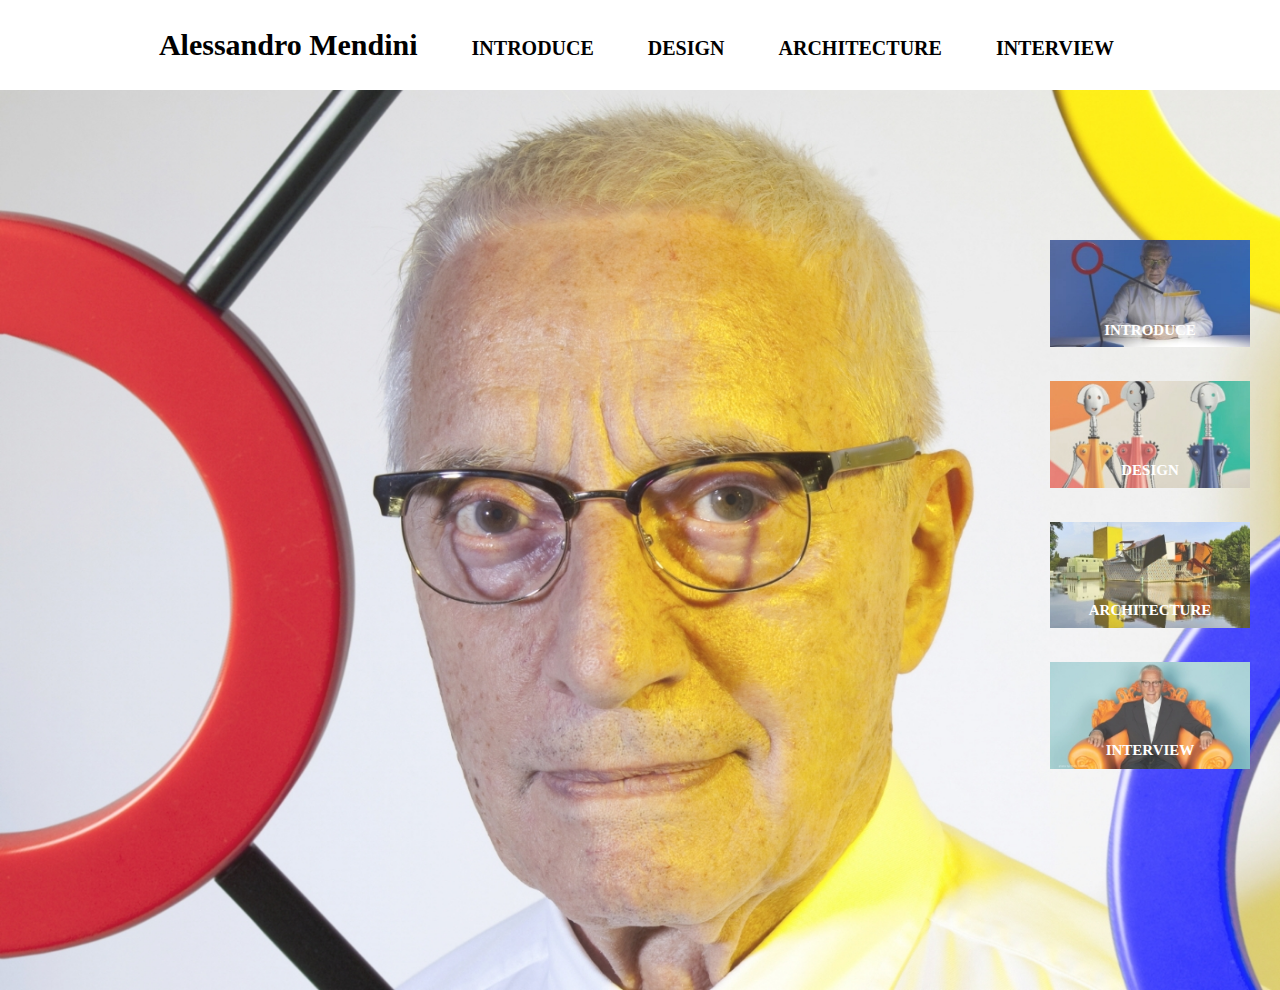
<file: index.html>
<!DOCTYPE html>
<html lang="ko">

<head>
    <meta charset="UTF-8">
    <meta name="viewport" content="width=device-width, initial-scale=1.0">
    <link rel="stylesheet" href="./index.css">
    <meta property="og:url" content="https://sejunbang.github.io/202306039/">
<meta property="og:title" content="Alessandro Mendini">
<meta property="og:type" content="website">
<meta property="og:image" content="img/og.png">
<meta property="og:description" content="Alessandro Mendini의 모든것">
<link rel="shortcut icon" href="img/favicon.ico" type="image/x-icon">
<link rel="icon" href="img/favicon.ico" type="image/x-icon">
    <title>알레산드로 멘디니</title>
</head>

<body> 
    <header>
        <nav>
            <ul>
                <a href="./index.html" class="logo">Alessandro Mendini</a>
                <a href="INTRODUCE.html">INTRODUCE</a>
                <a href="DESIGN.html">DESIGN</a>
                <a href="ARCHITECTURE.html">ARCHITECTURE</a>
                <a href="INTERVIEW.html">INTERVIEW</a>
            </ul>
        </nav>
    </header>
    <section> 
        <div class="box"> 
            <div class="card">
                <a href="./INTRODUCE.html">
                <img src="./img/img3.jpg"/>
                <a class="text1">INTRODUCE</a>
            </a>
            </div>
            <div class="card">
                <a href="./DESIGN.html">
                <img src="./img/img2.jpg"/>
                <a class="text2">DESIGN</a>
            </a>
            </div>
            <div class="card">
                <a href="./ARCHITECTURE.html">
                <img src="./img/img1.jpg"/>
                <a class="text3">ARCHITECTURE</a>
            </a>
            </div>
             <div class="card">
                <a href="./INTERVIEW.html">
                <img  src="./img/img4.jpg"/>
                <a class="text4">INTERVIEW</a>
            </a>
            </div>
    </div>
    </section>
</body>

</html>
</file>
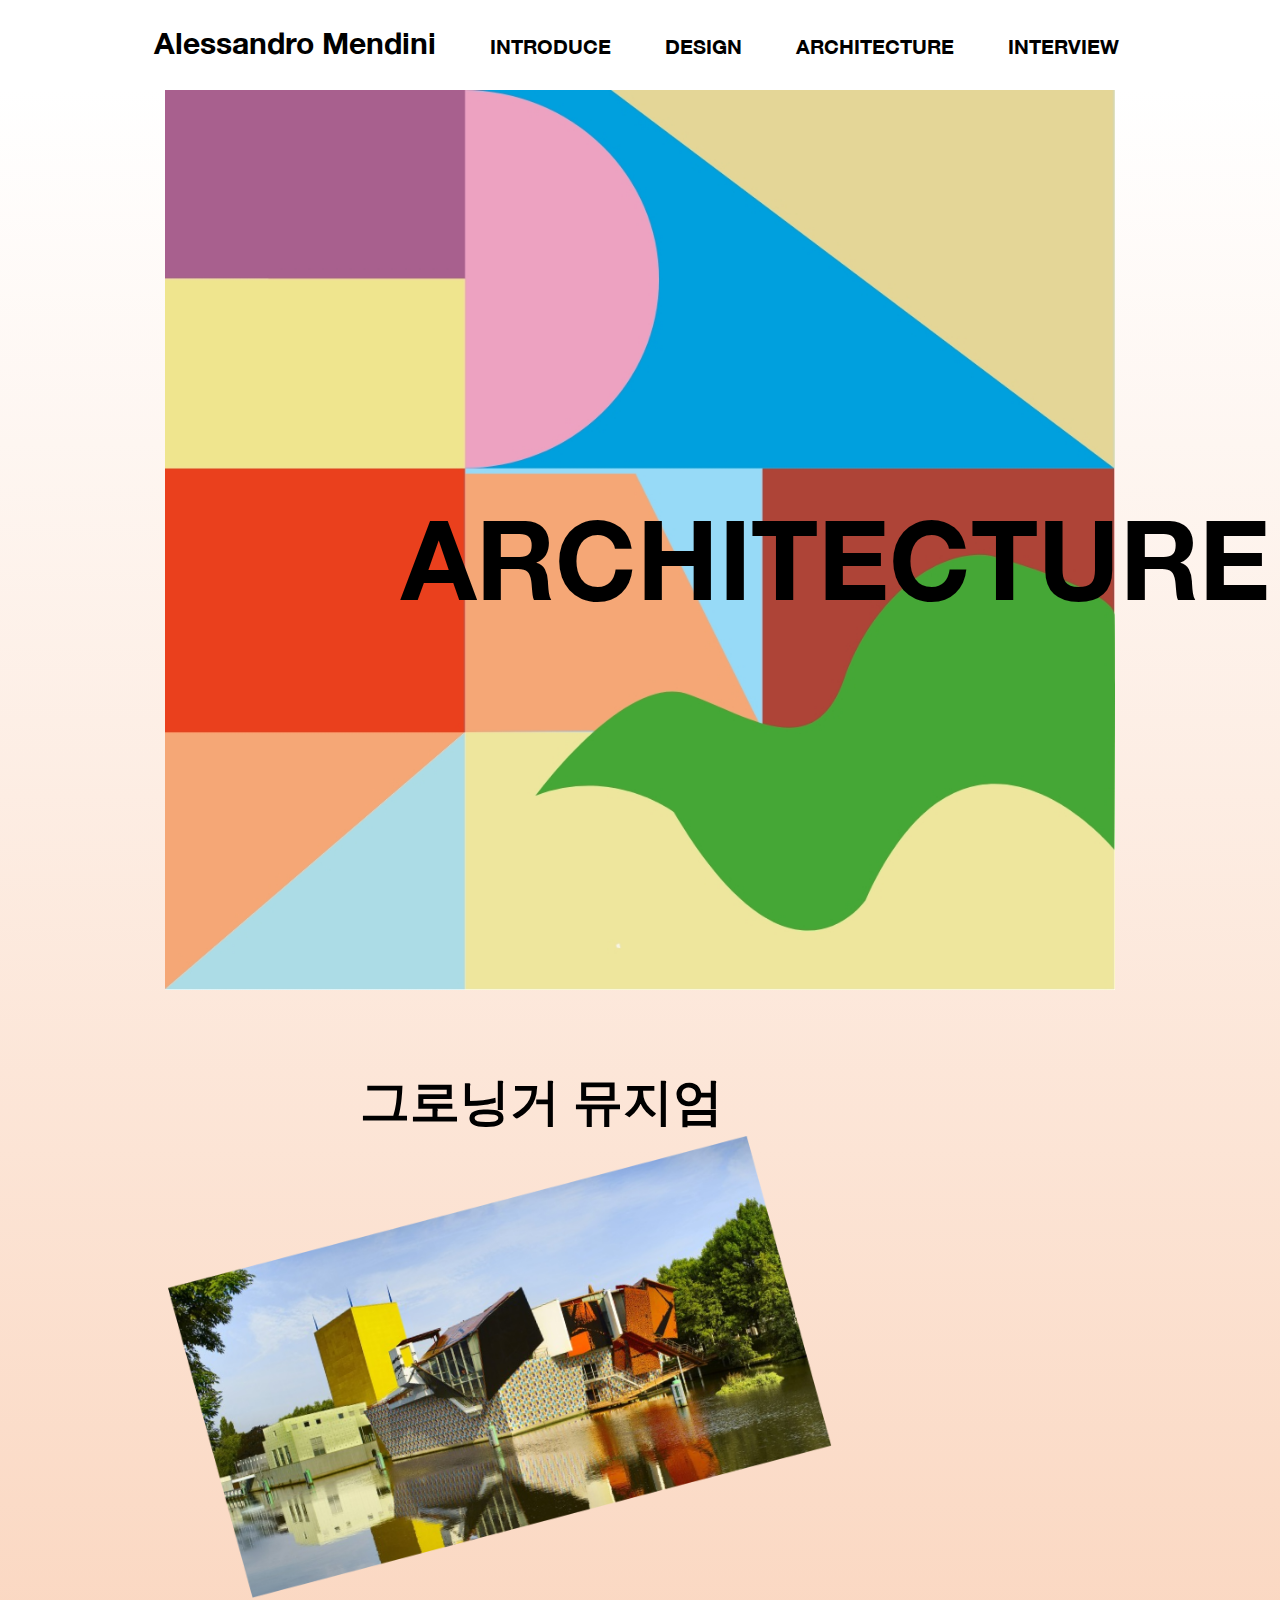
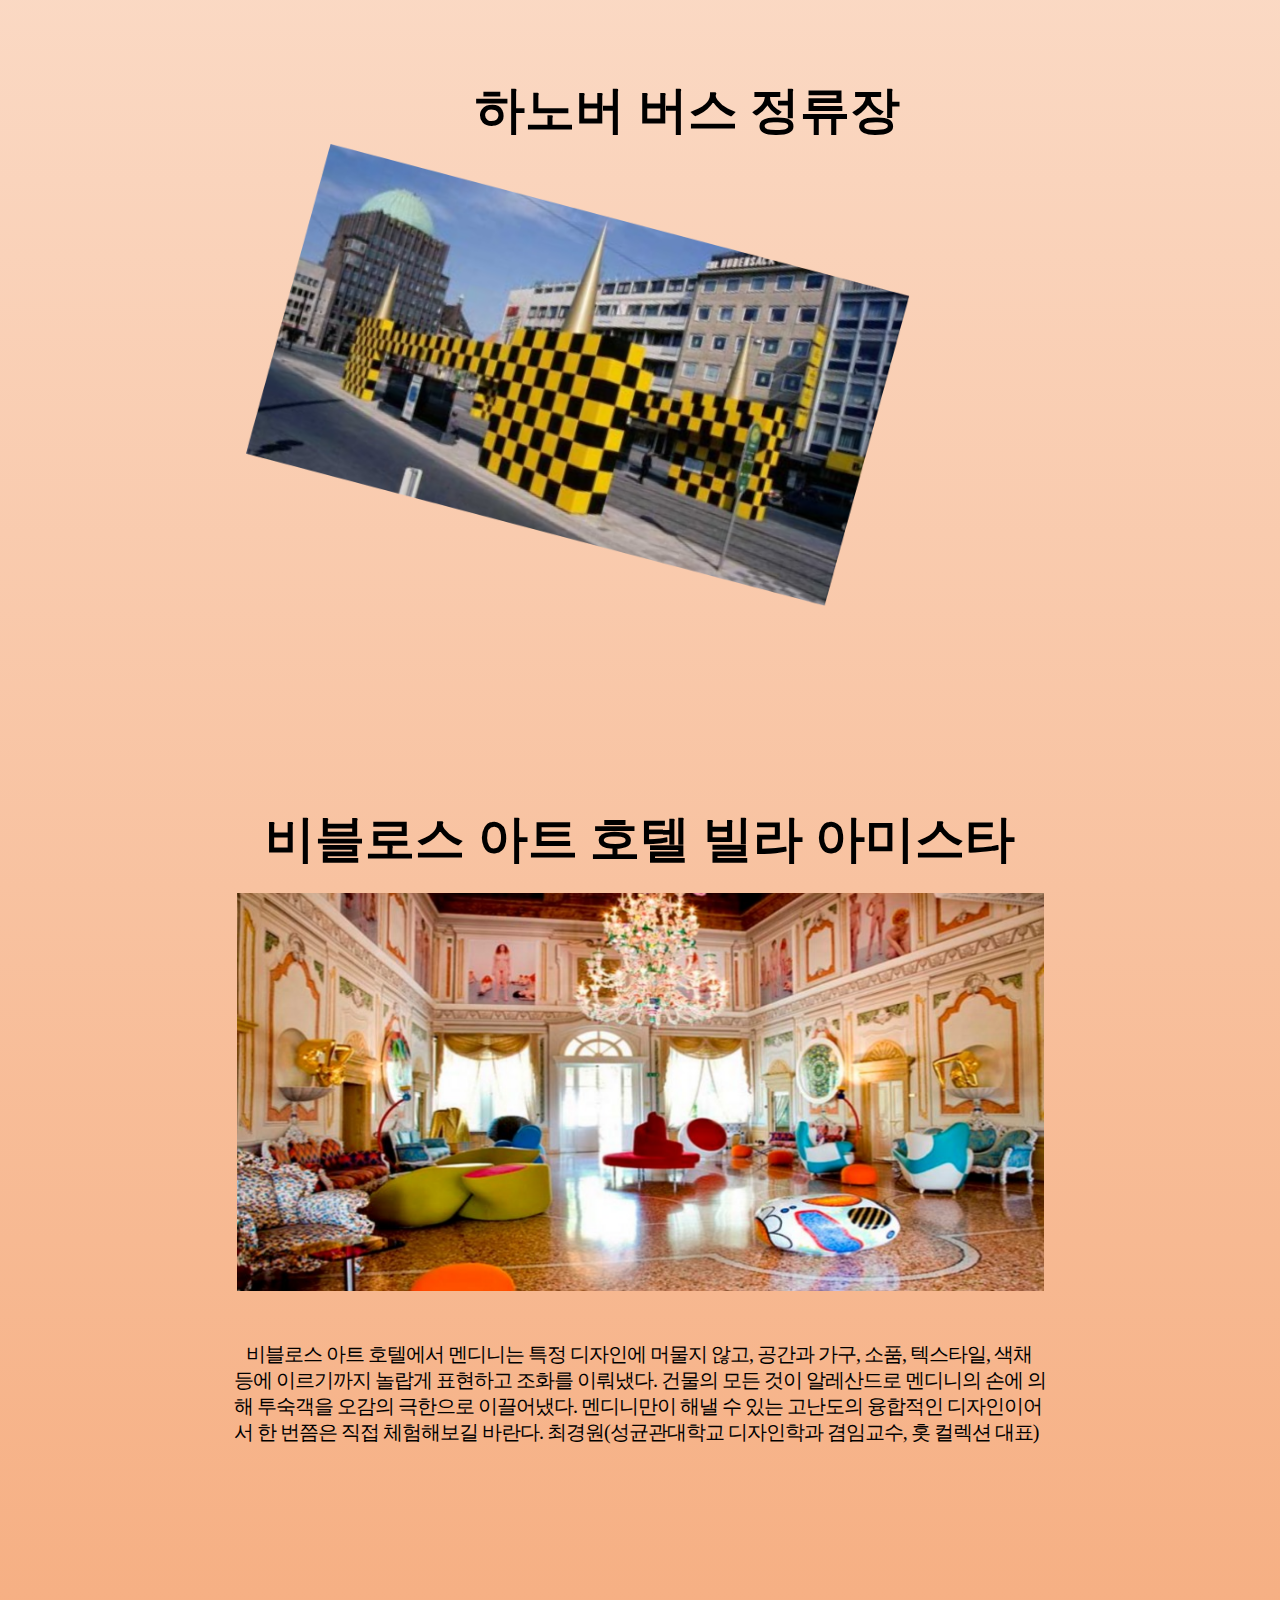
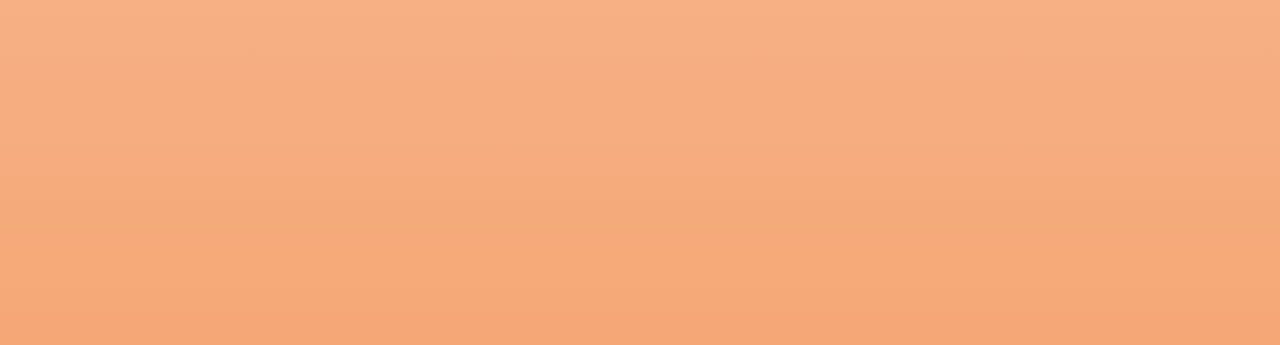
<file: ARCHITECTURE.html>
<!DOCTYPE html>
<html lang="ko">

<head>
    <meta charset="UTF-8">
    <meta name="viewport" content="width=device-width, initial-scale=1.0">
    <link rel="stylesheet" href="./architecture.css">
    <link rel="shortcut icon" href="img/favicon.ico" type="image/x-icon">
<link rel="icon" href="img/favicon.ico" type="image/x-icon">
    <title>ARCHITECTURE</title>
</head>

<body>

    <header>
        <nav>
            <ul>
                <a href="./index.html" class="logo">Alessandro Mendini</a>
                <a href="INTRODUCE.html">INTRODUCE</a>
                <a href="DESIGN.html">DESIGN</a>
                <a href="ARCHITECTURE.html">ARCHITECTURE</a>
                <a href="INTERVIEW.html">INTERVIEW</a>
            </ul>
        </nav>
    </header>

    <div class="warp">
        <div class="img1">
            <img src="./img/INTERVIEW.jpg">
            <a class="text1">ARCHITECTURE</a>
        </div>
        <div class="text2">
            <a>그로닝거 뮤지엄</a>
        </div>
        <div class="img2">
            <img src="./img/그로닝거 미술관.png">
        </div>

        <div class="text3">
            <a>하노버 버스 정류장</a>
        </div>

        <div class="img3">
            <img src="./img/하노버정류장.png">
        </div>

        <div class="text4">
            <a>비블로스 아트 호텔 빌라 아미스타</a>
        </div>

        <div class="img4">
            <img src="./img/비블로스 아트 호텔.png">
        </div>

        <div class="text5">
            <a> &nbsp;&nbsp;&nbsp;비블로스 아트 호텔에서 멘디니는 특정 디자인에 머물지 않고, 공간과 가구, 소품, 텍스타일,
                색채<br/> 등에 이르기까지 놀랍게 표현하고 조화를 이뤄냈다. 건물의 모든 것이 알레산드로
                멘디니의 손에 의<br/>해 투숙객을 오감의 극한으로 이끌어냈다. 멘디니만이 해낼 수 있는 고난도의
                융합적인 디자인이어<br/>서 한 번쯤은 직접 체험해보길 바란다. 최경원(성균관대학교 디자인학과
                겸임교수, 홋 컬렉션 대표)</a>
        </div>
    </div>
</body>

</html>
</file>
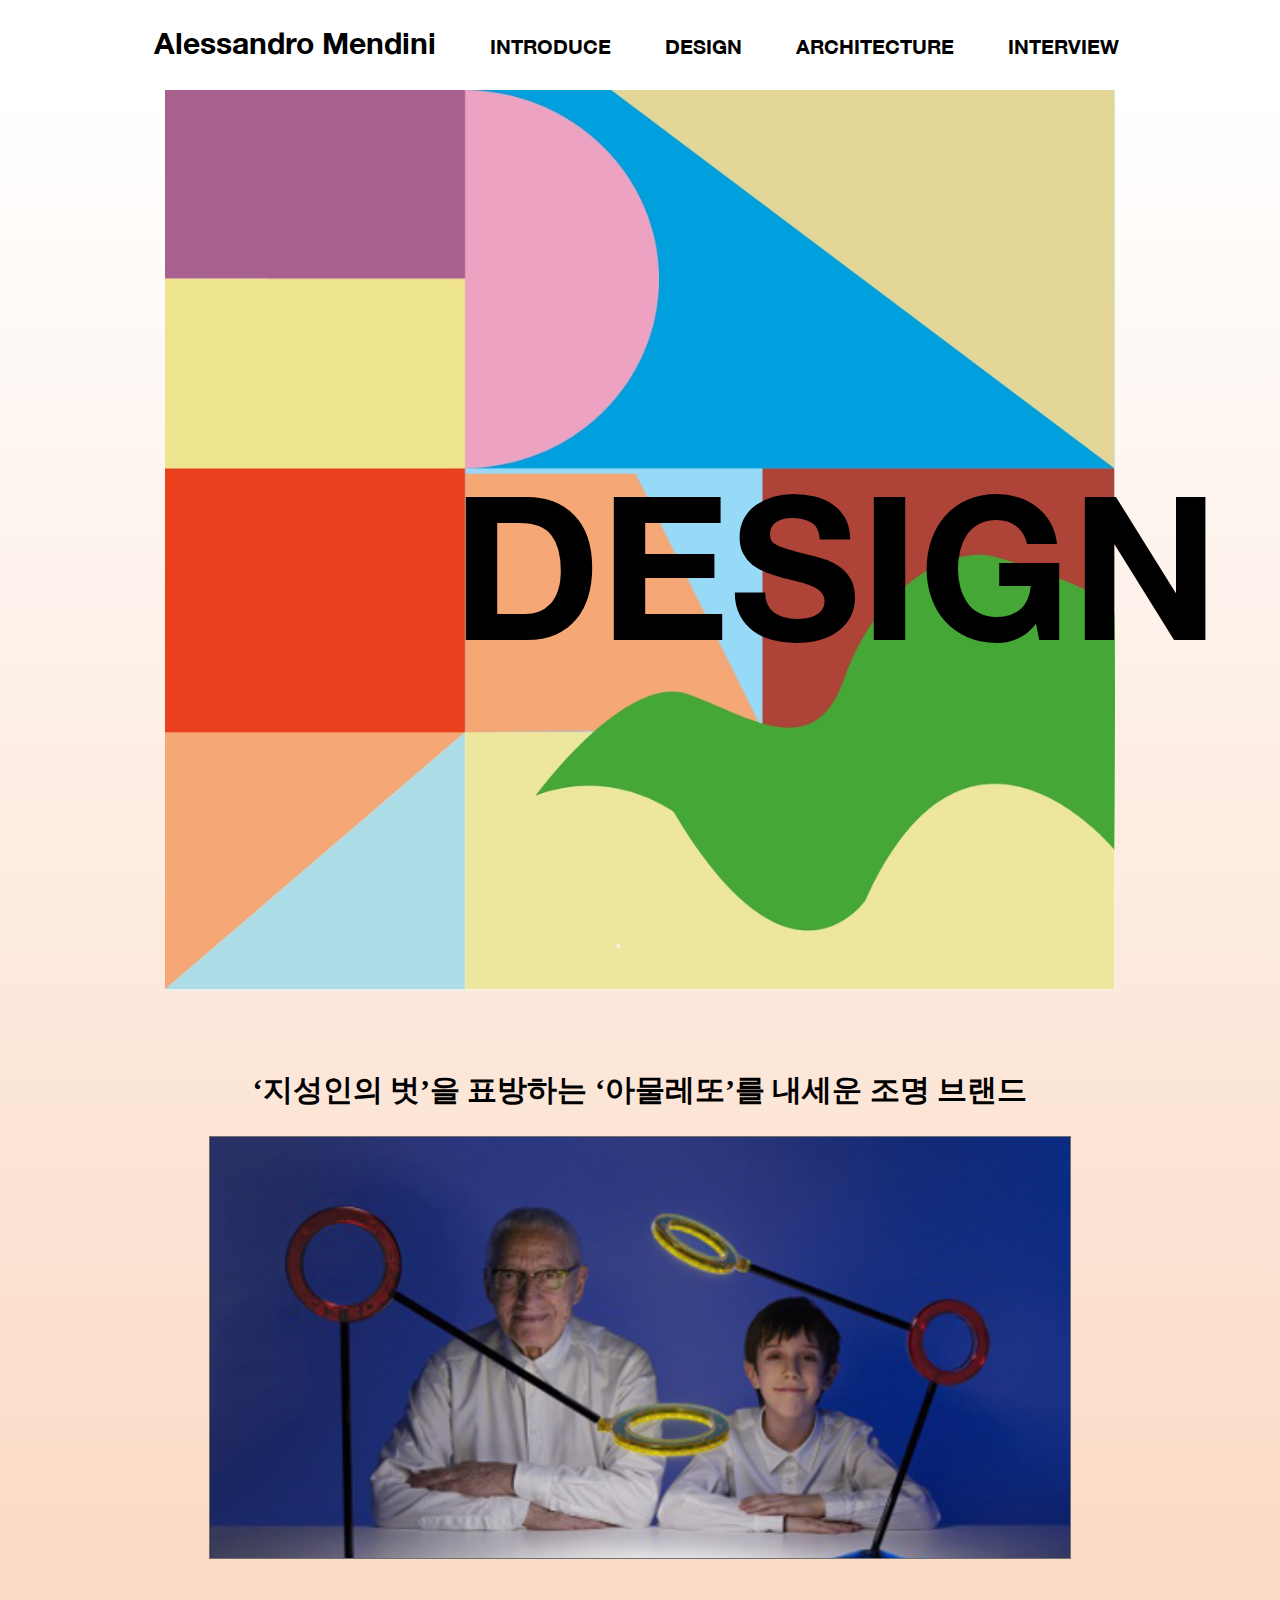
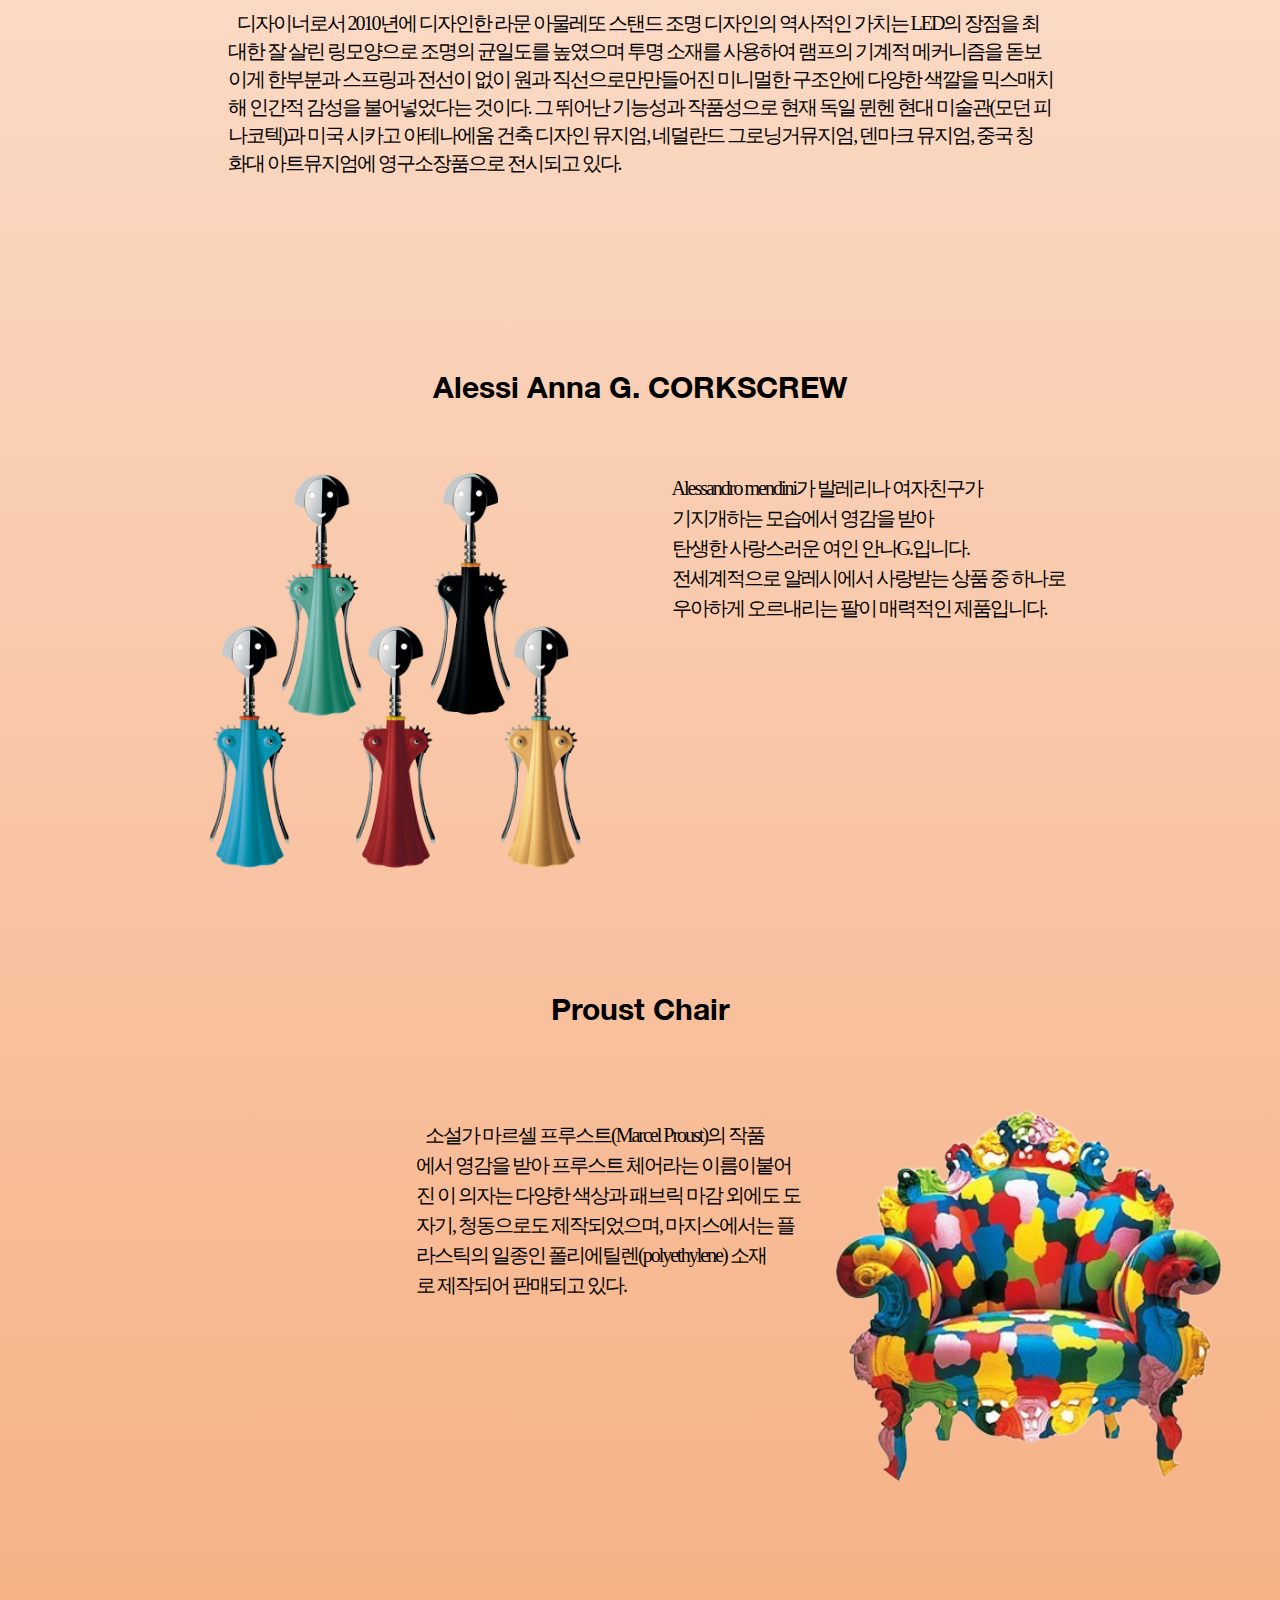
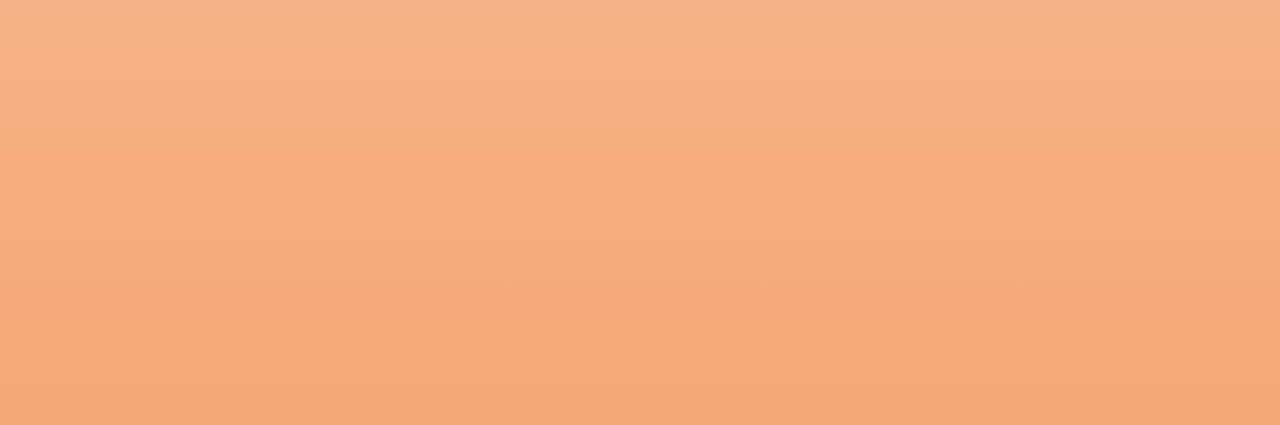
<file: DESIGN.html>
<!DOCTYPE html>
<html lang="ko">

<head>
    <meta charset="UTF-8">
    <meta name="viewport" content="width=device-width, initial-scale=1.0">
    <link rel="stylesheet" href="./DESIGN.css">
    <link rel="shortcut icon" href="img/favicon.ico" type="image/x-icon">
<link rel="icon" href="img/favicon.ico" type="image/x-icon">
    <title>DESIGN</title>
</head>

<body>

    <header>
        <nav>
            <ul>
                <a href="./index.html" class="logo">Alessandro Mendini</a>
                <a href="INTRODUCE.html">INTRODUCE</a>
                <a href="DESIGN.html">DESIGN</a>
                <a href="ARCHITECTURE.html">ARCHITECTURE</a>
                <a href="INTERVIEW.html">INTERVIEW</a>
            </ul>
        </nav>
    </header>

    <div class="warp">
        <div class="img1">
            <img src="./img/INTERVIEW.jpg">
            <a class="text1">DESIGN</a>
        </div>
        <div class="text2">
            <a>‘지성인의 벗’을 표방하는 ‘아물레또’를 내세운 조명 브랜드</a>
        </div>
        <div class="img2">
            <img src="./img/DESIGN1.png">
        </div>
        <div class="text3">
            <a> &nbsp;&nbsp;&nbsp;디자이너로서 2010년에 디자인한 라문 아물레또 스탠드
                조명 디자인의 역사적인 가치는 LED의 장점을 최<br />대한 잘 살린 링모양으로 조명의
                균일도를 높였으며 투명 소재를 사용하여 램프의 기계적 메커니즘을 돋보<br />이게
                한부분과 스프링과 전선이 없이 원과 직선으로만만들어진 미니멀한 구조안에 다양한
                색깔을 믹스매치<br />해 인간적 감성을 불어넣었다는 것이다. 그 뛰어난 기능성과
                작품성으로 현재 독일 뮌헨 현대 미술관(모던 피<br />나코텍)과 미국 시카고 아테나에움
                건축 디자인 뮤지엄, 네덜란드 그로닝거뮤지엄, 덴마크 뮤지엄, 중국 칭<br />화대
                아트뮤지엄에 영구소장품으로 전시되고 있다.</a>
        </div>
        <div class="text4">
            <a>Alessi Anna G. CORKSCREW</a>
        </div>
        <div class="img3">
            <img src="./img/DESIGN2.png">
            <div class="text5">
                <a> Alessandro mendini가 발레리나 여자친구가<br /> 기지개하는 모습에서 영감을
                    받아<br /> 탄생한 사랑스러운 여인 안나G.입니다.<br /> 전세계적으로 알레시에서
                    사랑받는 상품 중 하나로<br /> 우아하게 오르내리는 팔이 매력적인 제품입니다.
                </a>
            </div>

        </div>
        <div class="text6">
            <a>Proust Chair</a>
        </div>


        <div class="lastbox">
            <div class="text7">
                <a> &nbsp;&nbsp;&nbsp;소설가 마르셀 프루스트(Marcel Proust)의 작품<br />에서 영감을 받아 프루스트
                    체어라는 이름이붙어<br />진 이 의자는 다양한 색상과 패브릭 마감 외에도 도<br />자기,
                    청동으로도 제작되었으며, 마지스에서는 플<br />라스틱의 일종인 폴리에틸렌(polyethylene)
                    소재<br />로 제작되어 판매되고 있다.
                </a>
            </div>

            <div class="img4">
                <img src="img/DESIGN3.png">
            </div>
            
        </div>
</file>
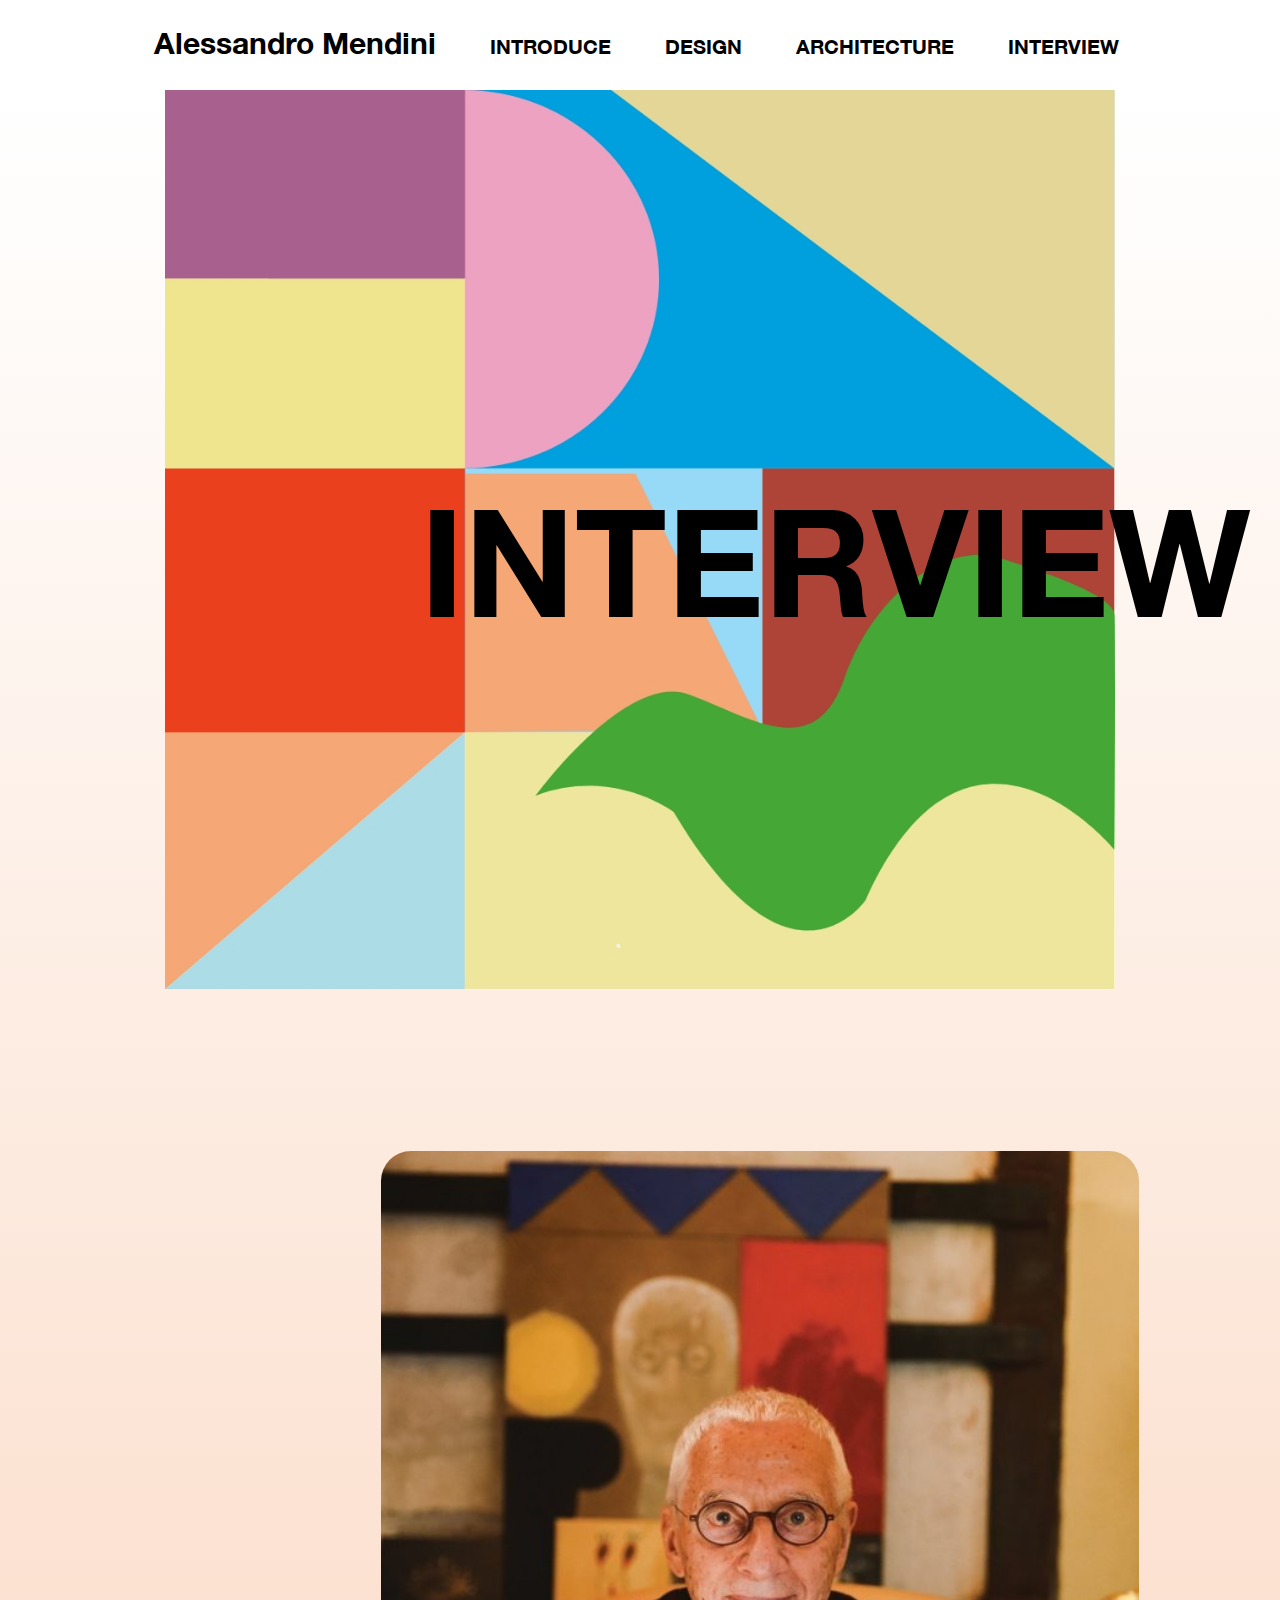
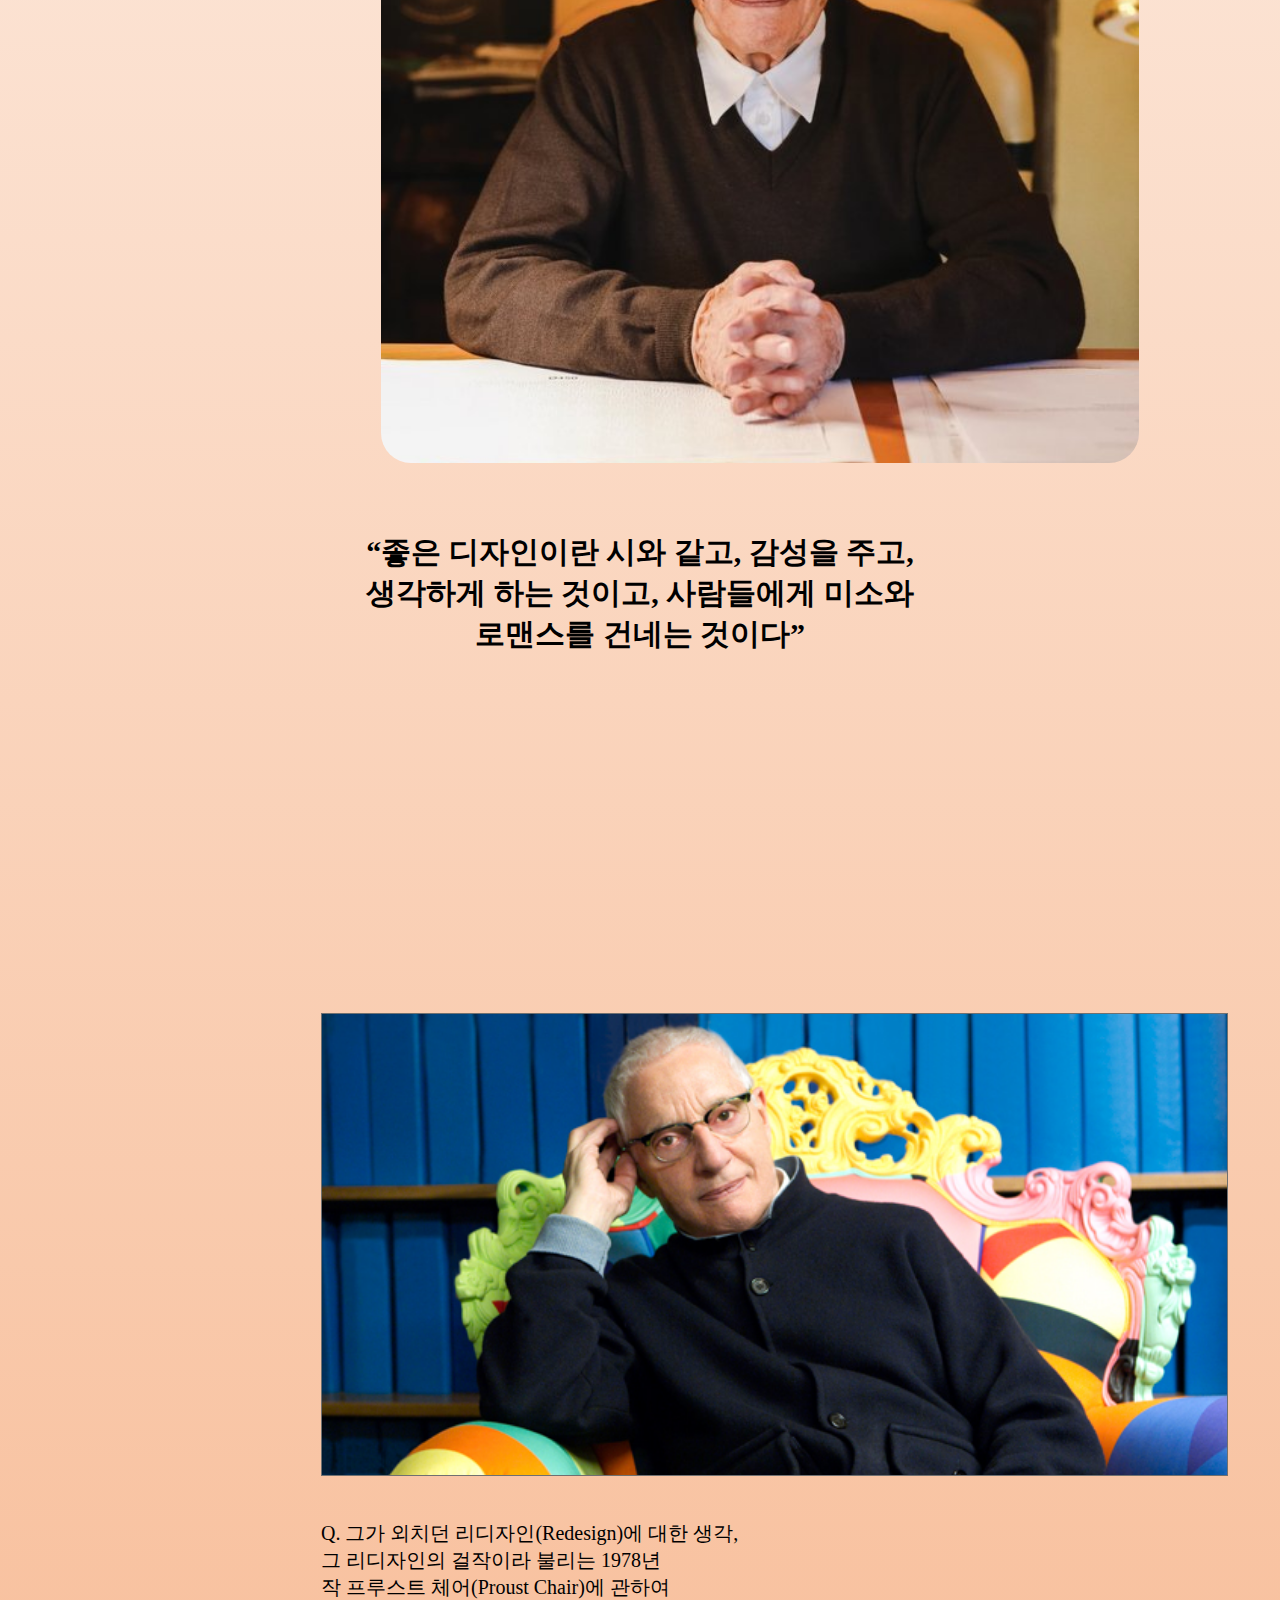
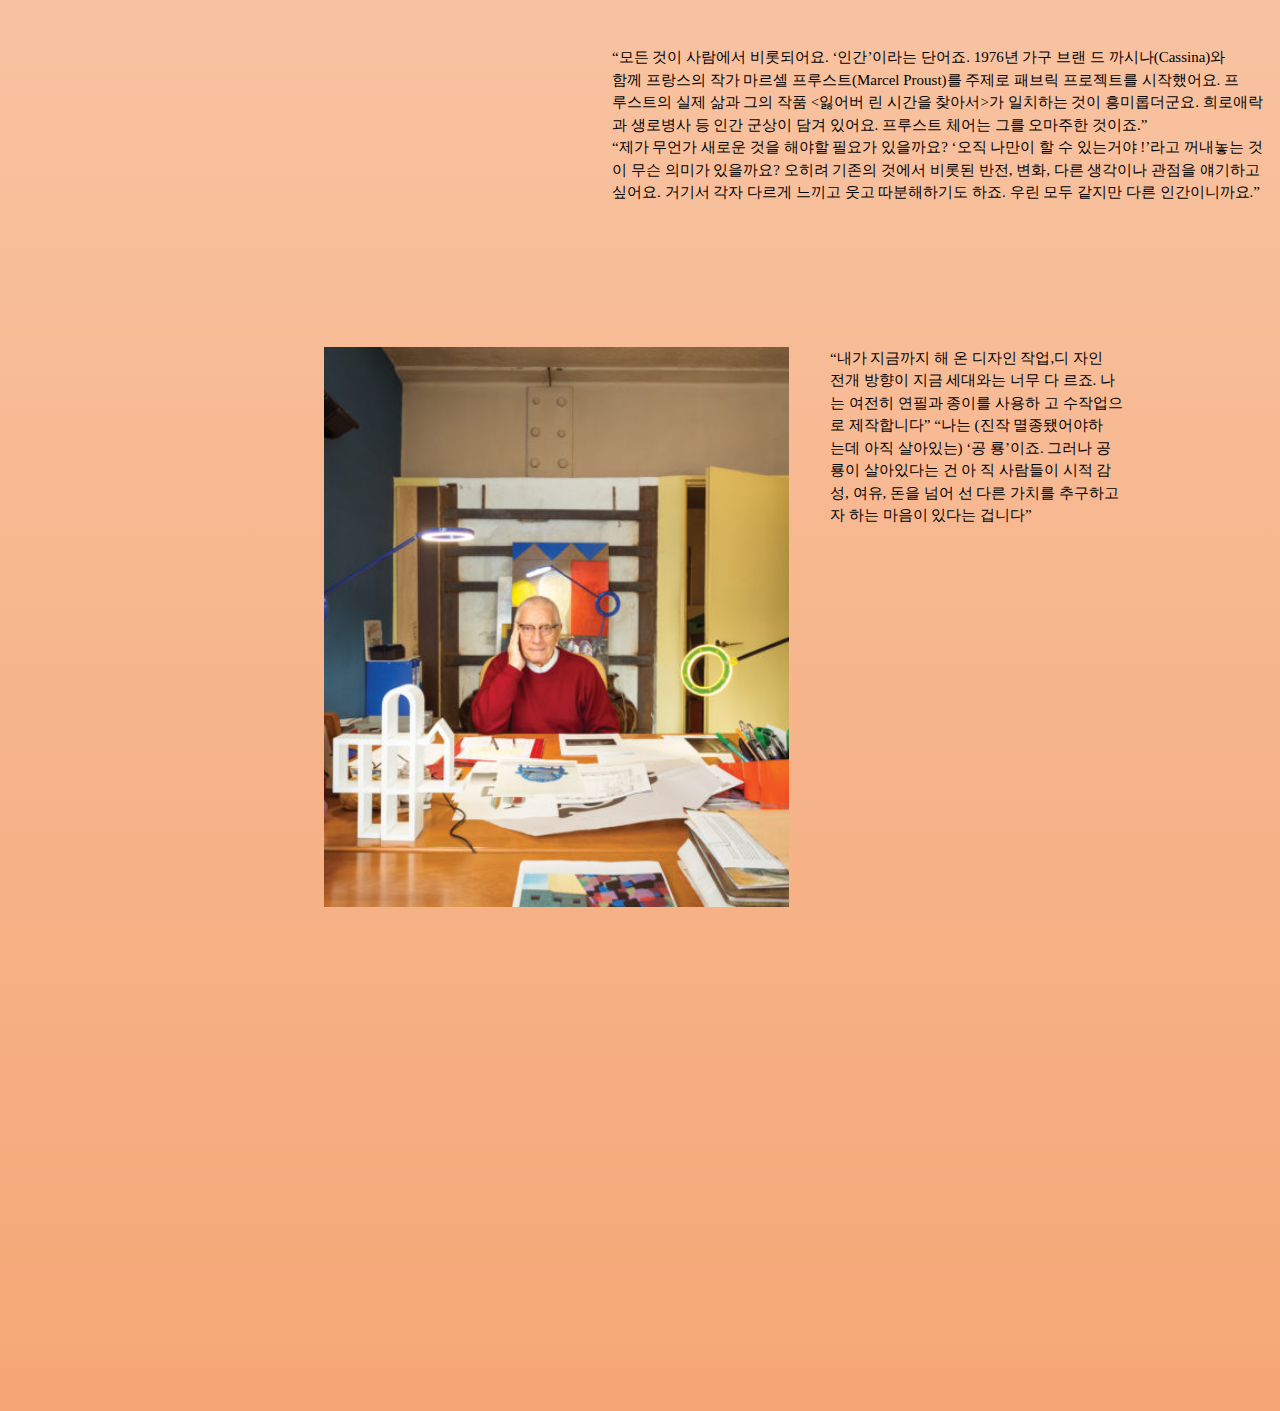
<file: INTERVIEW.html>
<!DOCTYPE html>
<html lang="ko">

<head>
    <meta charset="UTF-8">
    <meta name="viewport" content="width=device-width, initial-scale=1.0">
    <link rel="stylesheet" href="./INTERVIEW.css">
    <link rel="shortcut icon" href="img/favicon.ico" type="image/x-icon">
<link rel="icon" href="img/favicon.ico" type="image/x-icon">
    <title>INTERVIEW</title>
</head>

<body>

    <header>
        <nav>
            <ul>
                <a href="./index.html" class="logo">Alessandro Mendini</a>
                <a href="INTRODUCE.html">INTRODUCE</a>
                <a href="DESIGN.html">DESIGN</a>
                <a href="ARCHITECTURE.html">ARCHITECTURE</a>
                <a href="INTERVIEW.html">INTERVIEW</a>
            </ul>
        </nav>
    </header>

    <div class="warp">
        <div class="img1">
            <img src="./img/INTERVIEW.jpg">
            <a class="text1">INTERVIEW</a>
        </div>

        <div class="img2">
            <img src="./img/INTRODUCE1.png">
        </div>

        <div class="text2">
            <a> “좋은 디자인이란 시와 같고, 감성을 주고,<br /> 생각하게 하는 것이고, 사람들에게 미소와<br /> 로맨스를 건네는 것이다”</a>
        </div>

        <div class="img3">
            <img src="./img/INTRODUCE2.png" />
        </div>

        <div class="text3">
            <a>Q. 그가 외치던 리디자인(Redesign)에 대한 생각,<br>
                그 리디자인의 걸작이라 불리는 1978년 <br>
                작 프루스트 체어(Proust Chair)에 관하여 </a>
        </div>

        <div class="text4">
            <a> “모든 것이 사람에서 비롯되어요. ‘인간’이라는 단어죠. 1976년 가구 브랜 드 까시나(Cassina)와<br>
                함께 프랑스의 작가 마르셀 프루스트(Marcel Proust)를 주제로 패브릭 프로젝트를 시작했어요.
                프<br>루스트의 실제 삶과 그의 작품 <잃어버 린 시간을 찾아서>가 일치하는 것이 흥미롭더군요.
                    희로애락<br>과 생로병사 등 인간 군상이 담겨 있어요. 프루스트 체어는 그를
                    오마주한 것이죠.”<br>
                    “제가 무언가 새로운 것을 해야할 필요가 있을까요? ‘오직 나만이 할 수 있는거야
                    !’라고 꺼내놓는 것<br>이 무슨 의미가 있을까요? 오히려 기존의 것에서 비롯된 반전, 변화, 다른 생각이나
                    관점을 얘기하고<br> 싶어요. 거기서 각자 다르게 느끼고 웃고 따분해하기도 하죠.
                    우린 모두 같지만 다른 인간이니까요.”</a>
        </div>

        <div class="lastbox">
            <div class="img4">
                <img src="./img/INTRODUCE3.png" />
            </div>

                 <div class="text5">
                    <a> “내가 지금까지 해 온 디자인 작업,디
                        자인<br> 전개 방향이 지금 세대와는 너무 다
                        르죠. 나<br>는 여전히 연필과 종이를 사용하
                        고 수작업으<br>로 제작합니다” “나는 (진작
                        멸종됐어야하<br>는데 아직 살아있는) ‘공
                        룡’이죠. 그러나 공<br>룡이 살아있다는 건 아
                        직 사람들이 시적 감<br>성, 여유, 돈을 넘어 
                        선 다른 가치를 추구하고<br>자 하는 마음이 
                        있다는 겁니다”
                    </a>
           
        </div>
    </div>

    </div>
</file>
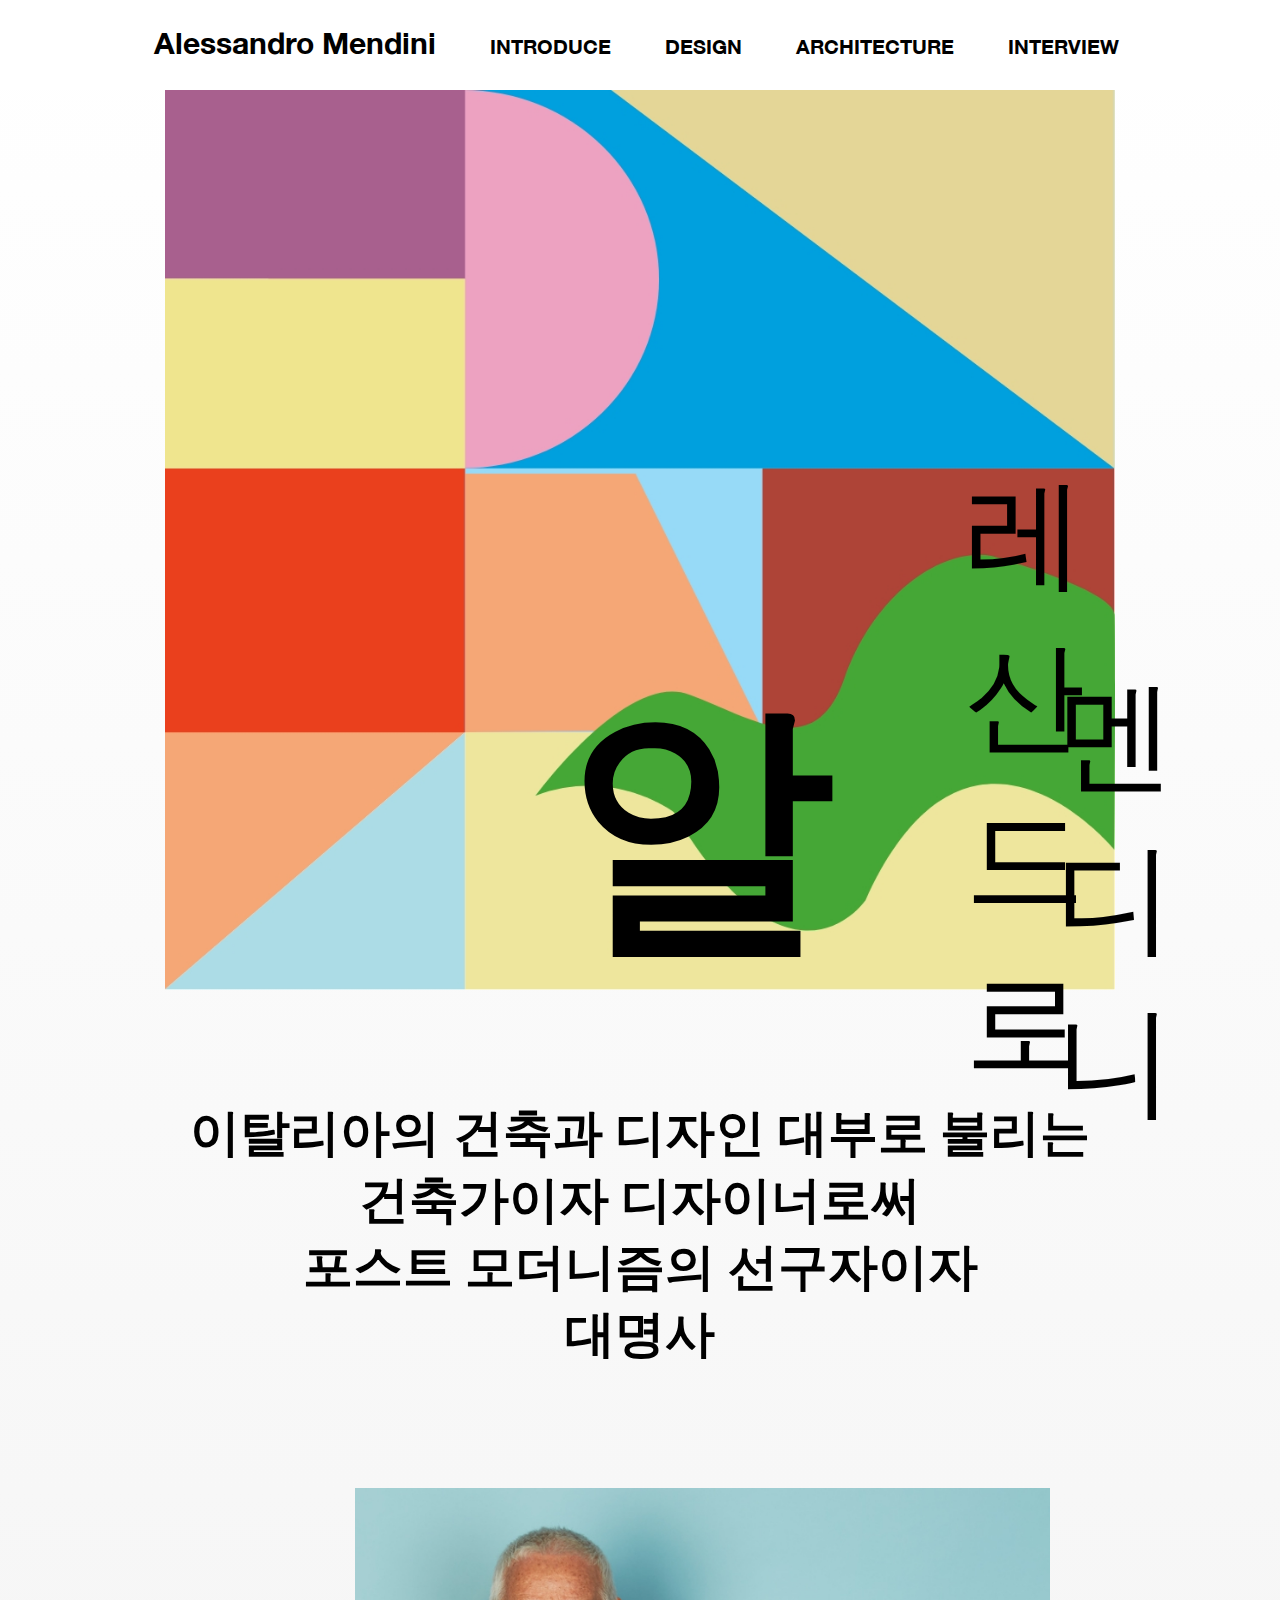
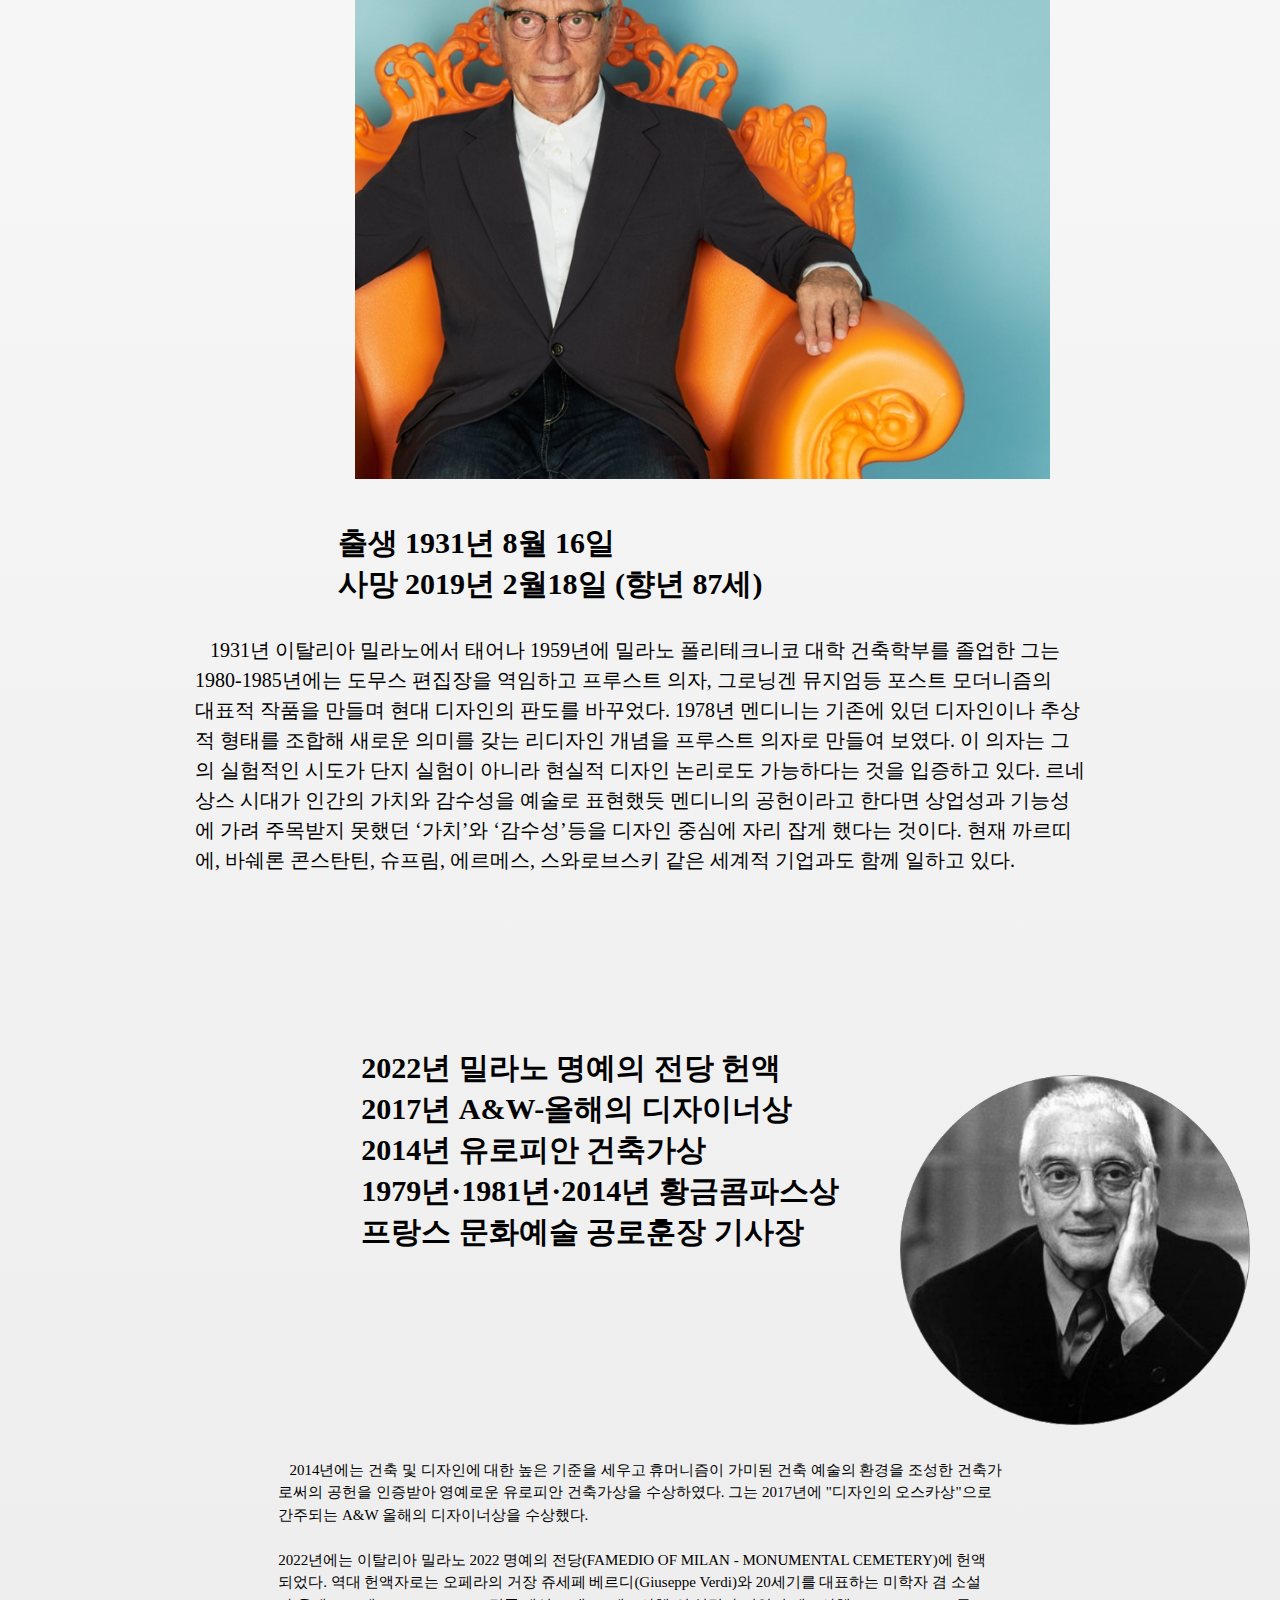
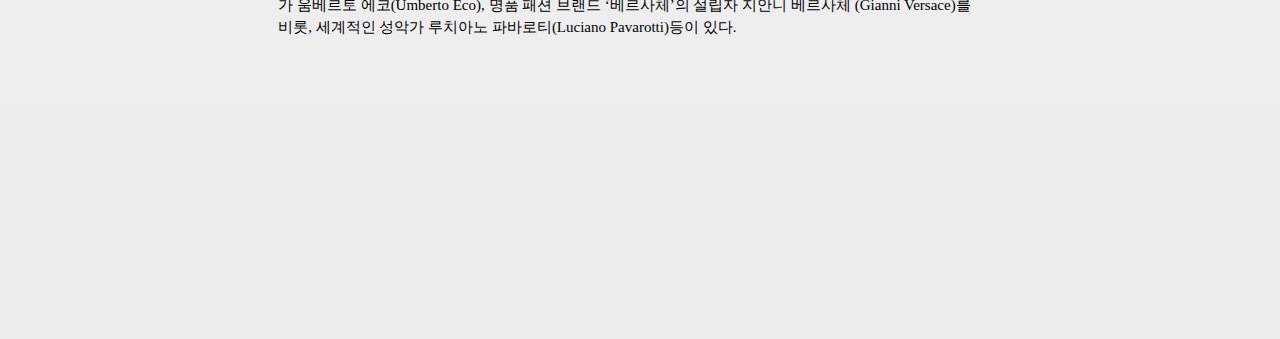
<file: INTRODUCE.html>
<!DOCTYPE html>
<html lang="ko">

<head>
    <meta charset="UTF-8">
    <meta name="viewport" content="width=device-width, initial-scale=1.0">
    <link rel="stylesheet" href="./introduce.css">
    <link rel="shortcut icon" href="img/favicon.ico" type="image/x-icon">
<link rel="icon" href="img/favicon.ico" type="image/x-icon">
    <title>introduce</title>
</head>

<body>
    <header>
        <nav>
            <ul>
                <a href="./index.html" class="logo">Alessandro Mendini</a>
                <a href="INTRODUCE.html">INTRODUCE</a>
                <a href="DESIGN.html">DESIGN</a>
                <a href="ARCHITECTURE.html">ARCHITECTURE</a>
                <a href="INTERVIEW.html">INTERVIEW</a>
            </ul>
        </nav>
    </header>
    <div class="box">
        <img class="img1" src="./img/INTERVIEW.jpg">
    </div>
    <div class="R">
        <a>알</a>
    </div>

    <div class="text2">
        <a>레산드로</a>
    </div>

    <div class="text3">
        <a>멘디니</a>
    </div>

    <a class="text4">
        이탈리아의 건축과 디자인 대부로 불리는<br />
        건축가이자 디자이너로써<br />
        포스트 모더니즘의 선구자이자<br/>
        대명사
    </a>

    <div class="box2">
        <img class="img2" src="./img/INTERVIEW2.jpg">
    </div>


    <a class="text5">
        출생 1931년 8월 16일<br/>
        사망 2019년 2월18일 (향년 87세)
    </a>
    <a class="text6">
        &nbsp;&nbsp;&nbsp;1931년 이탈리아 밀라노에서 태어나 1959년에 밀라노 폴리테크니코 대학 건축학부를 졸업한
         그는<br/>  1980-1985년에는 도무스 편집장을 역임하고 프루스트 의자,
        그로닝겐 뮤지엄등 포스트 모더니즘의<br/> 대표적 작품을 만들며 현대 디자인의 판도를 바꾸었다.
        1978년 멘디니는 기존에 있던 디자인이나 추상<br/>적 형태를 조합해
        새로운 의미를 갖는 리디자인 개념을 프루스트 의자로 만들여 보였다.
         이 의자는 그<br/>의 실험적인 시도가 단지 실험이 아니라 
         현실적 디자인 논리로도 가능하다는 것을 입증하고 있다. 
         르네<br/>상스 시대가 인간의 가치와 감수성을 예술로 표현했듯
          멘디니의 공헌이라고 한다면 상업성과 기능성<br/>에 가려 주목받지 못했던
         ‘가치’와 ‘감수성’등을 디자인 중심에 자리 잡게 했다는 것이다.
         현재 까르띠<br/>에, 바쉐론 콘스탄틴, 슈프림, 에르메스, 스와로브스키 같은 세계적 기업과도 함께 일하고 있다.
    </a>
    <div class="box3">
        <img class="img3" src="./img/INTERVIEW3.png">
    </div>

    <a class="text7">
        2022년 밀라노 명예의 전당 헌액<br/>
2017년 A&W-올해의 디자이너상<br/>
2014년 유로피안 건축가상<br/>
1979년·1981년·2014년 황금콤파스상<br/>
프랑스 문화예술 공로훈장 기사장<br/>
<a class="text8">
    &nbsp;&nbsp;&nbsp;2014년에는 건축 및 디자인에 대한 높은 기준을 세우고 휴머니즘이 가미된 건축 예술의 
    환경을 조성한 건축가<br/>로써의 공헌을 인증받아 영예로운 유로피안 건축가상을 수상하였다. 
    그는 2017년에 "디자인의 오스카상"으로<br/> 간주되는 A&W 올해의 디자이너상을 수상했다.<br/><br/>
    2022년에는 이탈리아 밀라노 2022 명예의 전당(FAMEDIO OF MILAN - MONUMENTAL CEMETERY)에
     헌액<br/>되었다. 역대 헌액자로는 오페라의 거장 쥬세페 베르디(Giuseppe Verdi)와 
     20세기를 대표하는 미학자 겸 소설<br/>가 움베르토 에코(Umberto Eco), 명품 패션 브랜드 ‘베르사체’의 
     설립자 지안니 베르사체 (Gianni Versace)를<br/> 비롯, 세계적인 성악가 루치아노 
     파바로티(Luciano Pavarotti)등이 있다.
</a>


</body>

</html>
</file>
<file: index.css>
@font-face {
    font-family: 'Helvetica Bold';
    font-style: normal;
    font-weight: 700;
    src: url('/fonts/Helvetica/HelveticaBold.woff2') format('woff2');
}
*{
    margin: 0;
    padding: 0;
    box-sizing: border-box;
   
}

section{
    height: 100vh;
    width: 100%;
    background: url(./img/main.jpg) no-repeat;
    background-size: cover;
}

nav{
    height: 90px; 
    padding-right: 57px;
    background: white;
    display: flex;
    justify-content: space-around;
    align-items: center;
   
}

nav a{
    font-size: 20px;
    color: black;
    font-weight: 800;
    margin-left: 50px;
    list-style-type: none;
    text-decoration: none;
    font-family: 'HelveticaBold';
}

nav .logo{
    font-size: 30px;
    font-weight: bolder
}

.box{
    display: flex;
    flex-direction: column;
    padding-top: 150px;
    padding-left: 1050px;
}


.card{
    padding-bottom: 30px;
}

.card img{
    width: 200px;
}

.text1{
    position: absolute;
    top: 268px;
    left: 1150px;
    transform: translate(-50%, -50%);
    color: white;
    text-decoration: none;
    font-size: 15px;
    font-weight: bold;
}


.text1{
    position: absolute;
    top: 330px;
    left: 1150px;
    transform: translate(-50%, -50%);
    color: white;
    text-decoration: none;
    font-size: 15px;
    font-weight: bold;
}

.text2{
    position: absolute;
    top: 470px;
    left: 1150px;
    transform: translate(-50%, -50%);
    color: white;
    text-decoration: none;
    font-size: 15px;
    font-weight: bold;
}

.text3{
    position: absolute;
    top: 610px;
    left: 1150px;
    transform: translate(-50%, -50%);
    color: white;
    text-decoration: none;
    font-size: 15px;
    font-weight: bold;
}

.text4{
    position: absolute;
    top: 750px;
    left: 1150px;
    transform: translate(-50%, -50%);
    color: white;
    text-decoration: none;
    font-size: 15px;
    font-weight: bold;
}
</file>
<file: architecture.css>
@import url('https://fonts.googleapis.com/css2?family=Noto+Sans+KR:wght@100;200;300;400;500;600;700;800;900&display=swap');
@font-face {
    font-family: 'HelveticaBold';
    src: url('font/HelveticaBold.woff') format('woff');
}
*{
    margin: 0;
    padding: 0;
    
}

nav{
    height: 90px; 
    padding-right: 57px;
    background: white;
    display: flex;
    justify-content: space-around;
    align-items: center;
   
}

nav a{
    font-size: 20px;
    color: black;
    font-weight: 600;
    margin-left: 50px;
    list-style-type: none;
    text-decoration: none;
    font-family: 'HelveticaBold';
}

nav .logo{
    font-size: 30px;
    font-weight: bolder
}

.warp{
    background: linear-gradient(to bottom, #ffffff, #F5A776);
    padding-bottom: 500px;
}

.img1{
    display: flex;
    justify-content: center;
}

.img1 img{
    width: 950px;
    height: 100vh;

}

.text1{
        font-weight: 800;
        position: absolute;
        top: 550px;
        left: 835px;
        transform: translate(-50%, -50%);
        color: black;
        font-size: 110px;
        font-family: 'HelveticaBold';
}

.text2{
    font-size: 50px;
    padding-top: 79px;
    padding-left: 360px;
    font-weight: 800;
}

.img2{
    display: flex;
    justify-content: center;
    padding-right: 280px;

}

.img2 img{
    width: 664px;
    height: 462px;
}

.text3{
    font-size: 50px;
    padding-top: 79px;
    display: flex;
    justify-content: end;
    padding-right: 380px;
    font-weight: 800;
    
}

.img3{
    display: flex;
    justify-content: end;
    padding-right: 370px;

}

.img3 img{
    width: 664px;
    height: 462px;
}

.text4{
    font-size: 50px;
    padding-top: 200px;
    display: flex;
    justify-content: center;
    font-weight: 900;
}

.img4{
    display: flex;
    justify-content: center;
    padding-top: 20px;
}

.img4 img{
    width: 807px;
    height: 398px;
}


.text5{
    font-size: 20px;
    display: flex;
    justify-content: center;
    text-align: left;
    padding-top: 50px;
    letter-spacing: -1px;
    line-height: 1.3;
}
</file>
<file: DESIGN.css>
@import url('https://fonts.googleapis.com/css2?family=Noto+Sans+KR:wght@100;200;300;400;500;600;700;800;900&display=swap');

@font-face {
    font-family: 'HelveticaBold';
    src: url('font/HelveticaBold.woff') format('woff');
}


*{
    margin: 0;
    padding: 0;
    }

    nav{
        height: 90px; 
        padding-right: 57px;
        background: white;
        display: flex;
        justify-content: space-around;
        align-items: center;
       
    }
    
    nav a{
        font-size: 20px;
        color: black;
        font-weight: 600;
        margin-left: 50px;
        list-style-type: none;
        text-decoration: none;
        font-family: 'HelveticaBold';
    }

    nav .logo{
        font-size: 30px;
        font-weight: bolder
    }
    
    .warp{
        background: linear-gradient(to bottom, #ffffff, #F5A776);
        padding-bottom: 500px;
    }

  .img1{
    display: flex;
    justify-content: center;
}

.img1 img{
    width: 950px;
    height: 100vh;

}
    .text1{
        font-weight: 800;
        position: absolute;
        top: 550px;
        left: 835px;
        transform: translate(-50%, -50%);
        color: black;
        font-size: 200px;
        font-family: 'HelveticaBold';
    }
    .text2{
        display: flex;
        justify-content: center;
        align-items: center;
        font-weight: 800;
        font-size: 30px;
        padding-top: 80px;
    }
    .img2{
        display: flex;
        justify-content: center;
    padding-top: 25px;
    }
    .text3{
        font-size: 20px;
        display: flex;
        justify-content: center;
        text-align: left;
        padding-top: 50px;
        letter-spacing: -2px;
        line-height: 1.4;
    }
    .text4{
        display: flex;
        justify-content: center;
        align-items: center;
        font-weight: 800;
        font-size: 30px;
        padding-top: 200px;
        font-family: 'HelveticaBold';
    }
    .img3{
        display: flex;
        justify-content: center;
    padding-top: 50px;
    padding-right: 50px;
    }
    .text5{
        display: flex;
        font-weight: 500;
        font-size: 20px;
        letter-spacing: -2px;
        line-height: 1.5;
        padding-left: 50px;
        padding-top: 30px;
    }
    .text6{
        display: flex;
        justify-content: center;
        align-items: center;
        font-size: 30px;
        padding-top: 100px;
        font-family: 'HelveticaBold';
    }

    .lastbox{
        display: flex;    
        align-items: center;
        padding-top: 50px;
        padding-left: 366px;
    }

    .text7{
            display: flex;
            font-weight: 500;
            font-size: 20px;
            letter-spacing: -2px;
            line-height: 1.5;
            padding-left: 50px;
            margin-bottom: 170px;
         }
</file>
<file: INTERVIEW.css>
@import url('https://fonts.googleapis.com/css2?family=Noto+Sans+KR:wght@100;200;300;400;500;600;700;800;900&display=swap');

@font-face {
    font-family: 'HelveticaBold';
    src: url('font/HelveticaBold.woff') format('woff');
}


* {
    margin: 0;
    padding: 0;
}

nav {
    height: 90px;
    padding-right: 57px;
    background: white;
    display: flex;
    justify-content: space-around;
    align-items: center;

}

nav a {
    font-size: 20px;
    color: black;
    font-weight: 600;
    margin-left: 50px;
    list-style-type: none;
    text-decoration: none;
    font-family: 'HelveticaBold';
}

nav .logo {
    font-size: 30px;
    font-weight: bolder
}

.warp {
    background: linear-gradient(to bottom, #ffffff, #F5A776);
    padding-bottom: 500px;
}

.img1{
    display: flex;
    justify-content: center;
}

.img1 img{
    width: 950px;
    height: 100vh;

}

.text1{
    position: absolute;
    top: 550px;
        left: 835px;
    transform: translate(-50%, -50%);
    color: black;
    text-decoration: none;
    font-size: 150px;
    font-weight: bold;
    font-family: 'HelveticaBold';
}

.img2{
    padding-top: 161px;
    padding-left: 381px;
}

.text2{
    padding-top: 65px;
    text-align: center;
    font-weight: 600;
    font-size: 30px;
}

.img3{
    padding-top: 358px;
    padding-left: 321px;
}

.text3{
    padding-top: 40px;
    padding-left: 321px;
    font-size: 20px;
    font-weight: 500;
}

.text4{
    text-align: start;
    padding-top: 45px;
    padding-left: 612px;
    font-size: 15px;
    font-weight: 500;
    line-height: 1.5;
    letter-spacing: 0.5;
    
}

.img4{
    padding-top: 143px;
    padding-left: 324px;
}

.lastbox{
    display: flex;
}

.text5{
    padding-top: 143px;
    padding-left: 41px;
    letter-spacing: 0.5;
    font-size: 15px;
    font-weight: 500;
    line-height: 1.5;
}
</file>
<file: introduce.css>
@import url('https://fonts.googleapis.com/css2?family=Noto+Sans+KR:wght@100;200;300;400;500;600;700;800;900&display=swap');
@font-face {
        font-family: 'HelveticaBold';
        src: url('font/HelveticaBold.woff') format('woff');
    }
*{
    margin: 0;
    padding: 0;
    box-sizing: border-box;
    list-style-type: none;
    text-decoration: none;
}

body{
    
    width: 100%;
    background: linear-gradient(to bottom, #ffffff, #ECECEC);
}

nav{
    height: 90px; 
    padding-right: 57px;
    background: white;
    display: flex;
    justify-content: space-around;
    align-items: center;
}

nav a{
    font-size: 20px;
    color: black;
    font-weight: 600;
    margin-left: 50px;
    font-family: 'HelveticaBold';
}

nav .logo{
    font-size: 30px;
    font-weight: bolder
}

.box{
    display: flex;
    justify-content: center;
}

.img1{
    display: flex;
    justify-content: center;
}

.box img{
    width: 950px;
    height: 100vh;
}

.R{
    font-weight: 600;
    position: absolute;
    top: 830px;
    left: 700px;
    transform: translate(-50%, -50%);
    color: black;
    font-size: 270px;
}

.text2{
    font-weight: 500;
    position: absolute;
    top: 780px;
    left: 1070px;
    transform: translate(-50%, -50%);
    color: black;
    font-size: 120px;
}

.text3{
    font-weight: 500;
    position: absolute;
    top: 900px;
    left: 1130px;
    transform: translate(-50%, -50%);
    color: black;
    font-size: 120px;
}

.text4{
    display: flex;
    justify-content: center;
    text-align: center;
    font-size: 50px;
    padding-top: 10px;
    font-weight: bold;
    margin-top: 100px;
}

.img2{
    width: 1050px;
   padding-left: 355px;
    padding-top: 120px;
    
}


.text5{
    display: flex;
    font-size: 30px;
    padding-top: 10px;
    font-weight: bold;
    margin-top: 30px;
    padding-right: 180px;
    justify-content: center;
    
}

.text6{
    font-size: 20px;
    display: flex;
    justify-content: center;
    font-weight: 500;
    text-align: left;
    padding-top: 30px;
    line-height: 1.5;
    letter-spacing: 0.5;

    
}
.img3{
    width: 1250px;
   padding-left: 900px;
   padding-top: 200px;    
}
.text7{
    font-weight: bold;
    position: absolute;
    top: 2650px;
    left: 600px;
    transform: translate(-50%, -50%);
    font-size: 30px;
    margin-top: 100px;
}
.text8{
    font-size: 15px;
    display: flex;
    justify-content: center;
    text-align: left;
    padding-top: 30px;
    padding-bottom: 300px; 
    line-height: 1.5;
    letter-spacing: 0.5;
    font-weight: 500;
}
</file>
